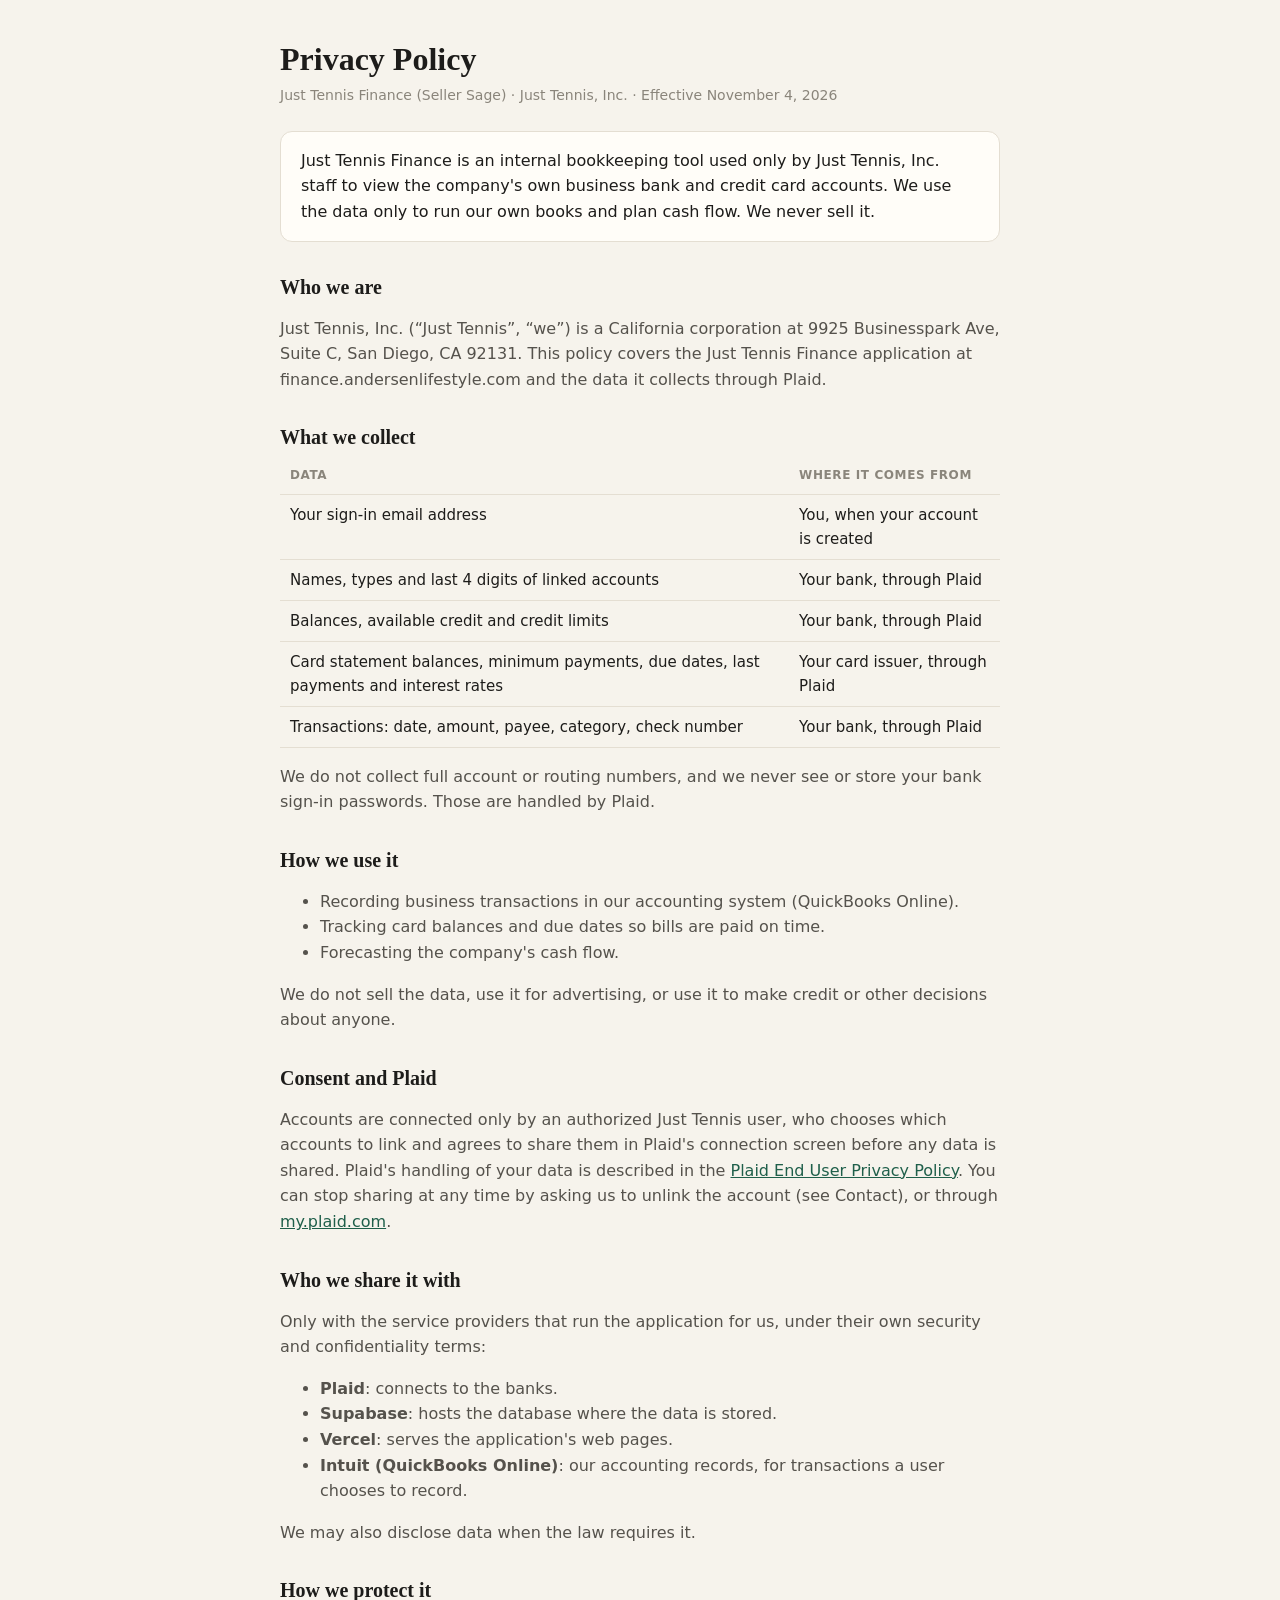
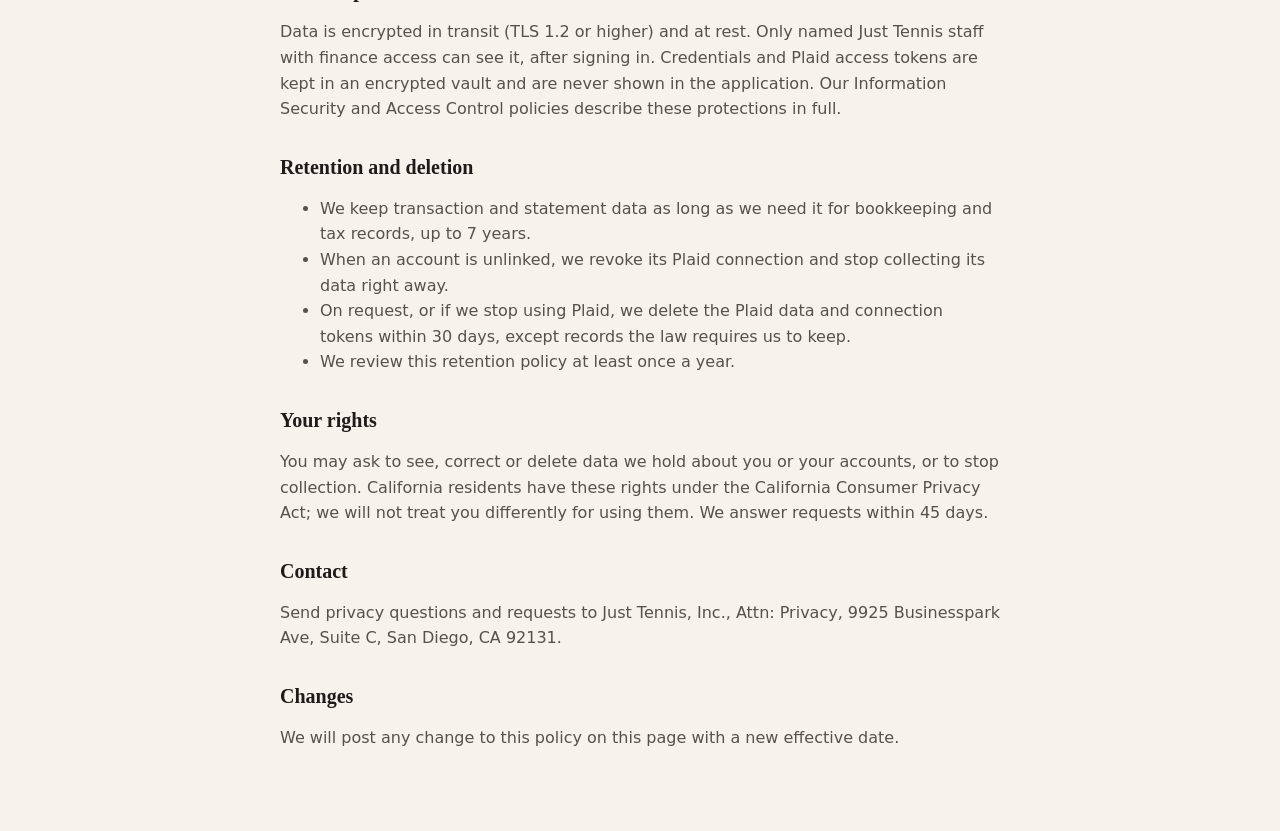
<file: finance/src/privacy.html>
<!doctype html>
<html lang="en">
<head>
<meta charset="utf-8">
<meta name="viewport" content="width=device-width, initial-scale=1">
<title>Privacy Policy · Just Tennis Finance</title>
<style>
:root{--paper:#F6F3EC;--card:#FFFDF8;--ink:#1D1C1A;--ink2:#55524C;--muted:#8A857B;--rule:#E4DED2;--green:#1F5F4A}
@media (prefers-color-scheme:dark){:root{--paper:#151816;--card:#1C201E;--ink:#ECE8DF;--ink2:#C5C0B5;--muted:#8E978F;--rule:#2C322F;--green:#5DB592}}
*{box-sizing:border-box}
body{margin:0;background:var(--paper);color:var(--ink);font:16px/1.6 Inter,system-ui,-apple-system,"Segoe UI",sans-serif}
main{max-width:760px;margin:0 auto;padding:40px 20px 64px}
h1{font:600 32px/1.2 "Source Serif 4",Georgia,serif;margin:0 0 6px}
h2{font:600 20px/1.3 "Source Serif 4",Georgia,serif;margin:32px 0 8px}
.meta{color:var(--muted);font-size:14px;margin-bottom:24px}
p,li{color:var(--ink2)}
a{color:var(--green)}
table{width:100%;border-collapse:collapse;margin:8px 0;font-size:15px}
th,td{text-align:left;padding:8px 10px;border-bottom:1px solid var(--rule);vertical-align:top}
th{color:var(--muted);font-size:12px;text-transform:uppercase;letter-spacing:.05em}
.card{background:var(--card);border:1px solid var(--rule);border-radius:12px;padding:16px 20px;margin:16px 0}
</style>
</head>
<body>
<main>
  <h1>Privacy Policy</h1>
  <div class="meta">Just Tennis Finance (Seller Sage) · Just Tennis, Inc. · Effective November 4, 2026</div>

  <div class="card">Just Tennis Finance is an internal bookkeeping tool used only by Just Tennis, Inc. staff to view the company's own business bank and credit card accounts. We use the data only to run our own books and plan cash flow. We never sell it.</div>

  <h2>Who we are</h2>
  <p>Just Tennis, Inc. (“Just Tennis”, “we”) is a California corporation at 9925 Businesspark Ave, Suite C, San Diego, CA 92131. This policy covers the Just Tennis Finance application at finance.andersenlifestyle.com and the data it collects through Plaid.</p>

  <h2>What we collect</h2>
  <table>
    <thead><tr><th>Data</th><th>Where it comes from</th></tr></thead>
    <tbody>
      <tr><td>Your sign-in email address</td><td>You, when your account is created</td></tr>
      <tr><td>Names, types and last 4 digits of linked accounts</td><td>Your bank, through Plaid</td></tr>
      <tr><td>Balances, available credit and credit limits</td><td>Your bank, through Plaid</td></tr>
      <tr><td>Card statement balances, minimum payments, due dates, last payments and interest rates</td><td>Your card issuer, through Plaid</td></tr>
      <tr><td>Transactions: date, amount, payee, category, check number</td><td>Your bank, through Plaid</td></tr>
    </tbody>
  </table>
  <p>We do not collect full account or routing numbers, and we never see or store your bank sign-in passwords. Those are handled by Plaid.</p>

  <h2>How we use it</h2>
  <ul>
    <li>Recording business transactions in our accounting system (QuickBooks Online).</li>
    <li>Tracking card balances and due dates so bills are paid on time.</li>
    <li>Forecasting the company's cash flow.</li>
  </ul>
  <p>We do not sell the data, use it for advertising, or use it to make credit or other decisions about anyone.</p>

  <h2>Consent and Plaid</h2>
  <p>Accounts are connected only by an authorized Just Tennis user, who chooses which accounts to link and agrees to share them in Plaid's connection screen before any data is shared. Plaid's handling of your data is described in the <a href="https://plaid.com/legal/#end-user-privacy-policy" target="_blank" rel="noopener">Plaid End User Privacy Policy</a>. You can stop sharing at any time by asking us to unlink the account (see Contact), or through <a href="https://my.plaid.com" target="_blank" rel="noopener">my.plaid.com</a>.</p>

  <h2>Who we share it with</h2>
  <p>Only with the service providers that run the application for us, under their own security and confidentiality terms:</p>
  <ul>
    <li><b>Plaid</b>: connects to the banks.</li>
    <li><b>Supabase</b>: hosts the database where the data is stored.</li>
    <li><b>Vercel</b>: serves the application's web pages.</li>
    <li><b>Intuit (QuickBooks Online)</b>: our accounting records, for transactions a user chooses to record.</li>
  </ul>
  <p>We may also disclose data when the law requires it.</p>

  <h2>How we protect it</h2>
  <p>Data is encrypted in transit (TLS 1.2 or higher) and at rest. Only named Just Tennis staff with finance access can see it, after signing in. Credentials and Plaid access tokens are kept in an encrypted vault and are never shown in the application. Our Information Security and Access Control policies describe these protections in full.</p>

  <h2>Retention and deletion</h2>
  <ul>
    <li>We keep transaction and statement data as long as we need it for bookkeeping and tax records, up to 7 years.</li>
    <li>When an account is unlinked, we revoke its Plaid connection and stop collecting its data right away.</li>
    <li>On request, or if we stop using Plaid, we delete the Plaid data and connection tokens within 30 days, except records the law requires us to keep.</li>
    <li>We review this retention policy at least once a year.</li>
  </ul>

  <h2>Your rights</h2>
  <p>You may ask to see, correct or delete data we hold about you or your accounts, or to stop collection. California residents have these rights under the California Consumer Privacy Act; we will not treat you differently for using them. We answer requests within 45 days.</p>

  <h2>Contact</h2>
  <p>Send privacy questions and requests to Just Tennis, Inc., Attn: Privacy, 9925 Businesspark Ave, Suite C, San Diego, CA 92131.</p>

  <h2>Changes</h2>
  <p>We will post any change to this policy on this page with a new effective date.</p>
</main>
</body>
</html>
</file>
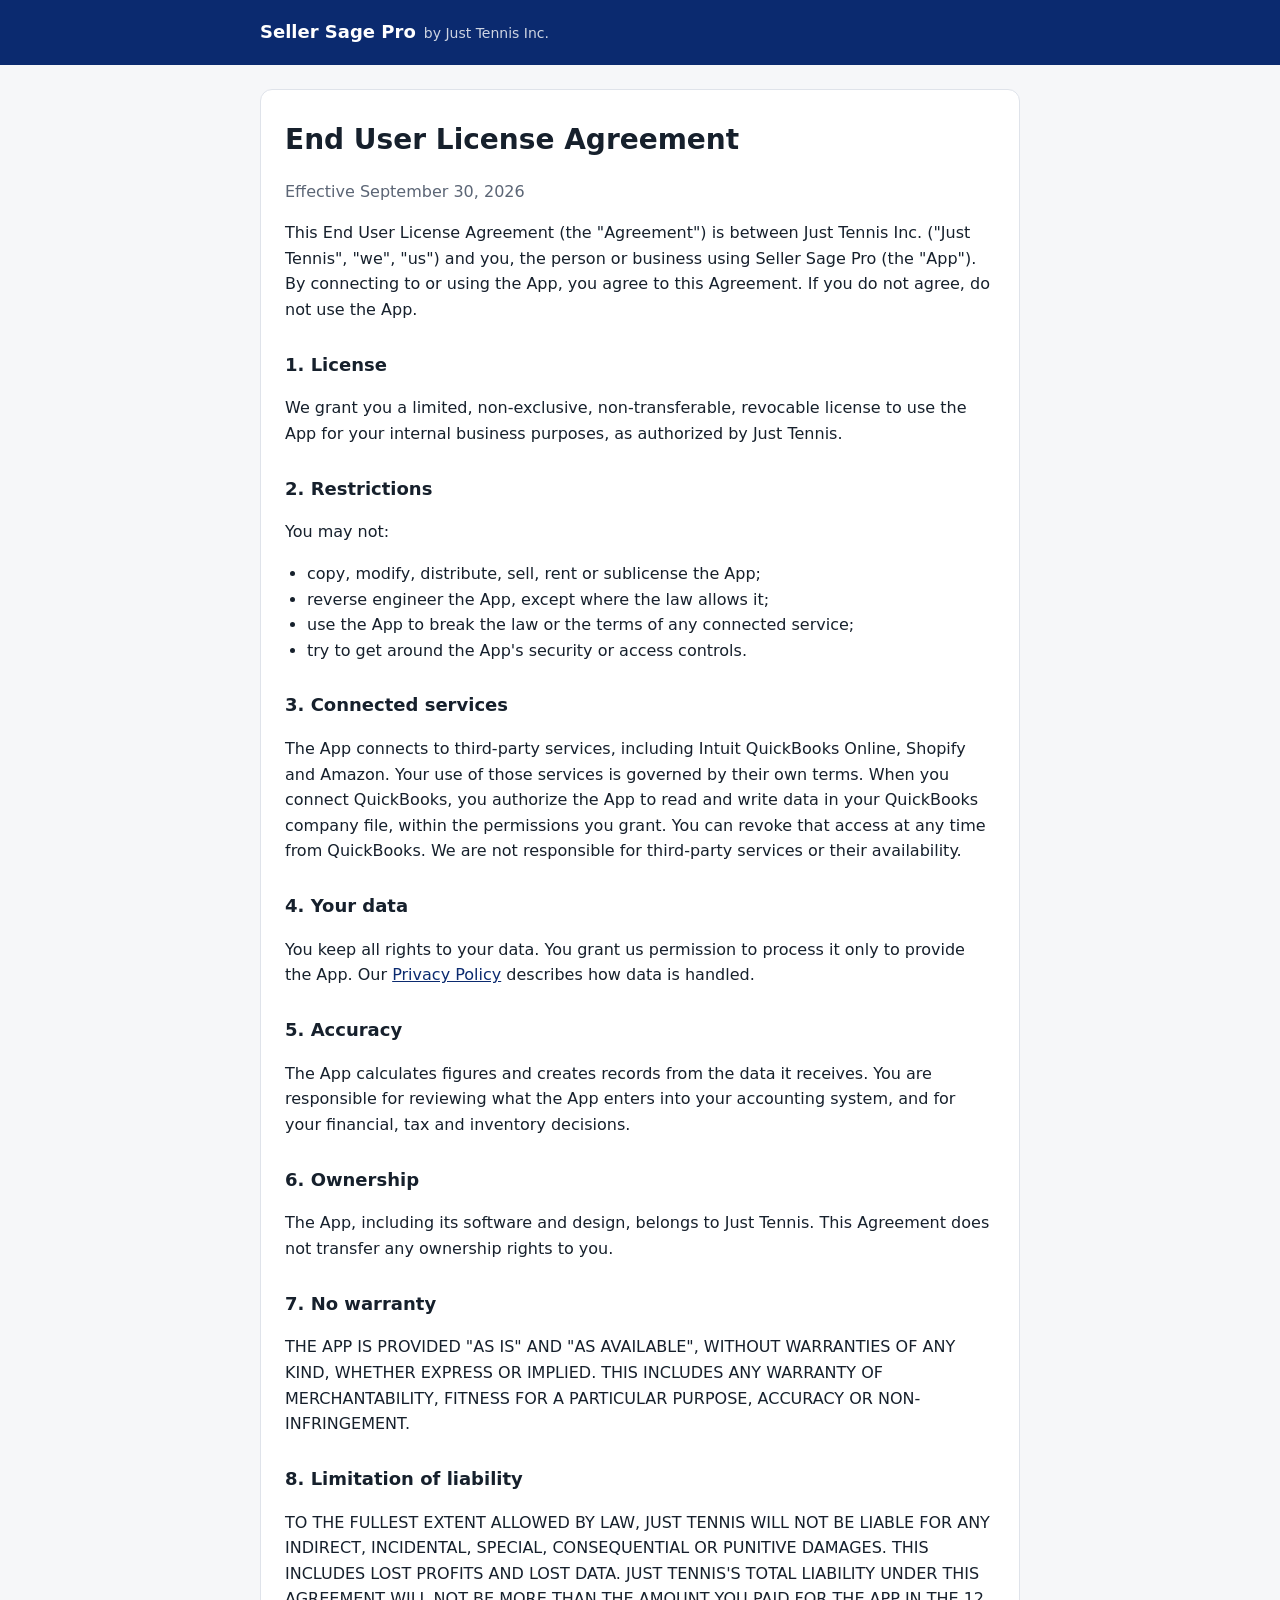
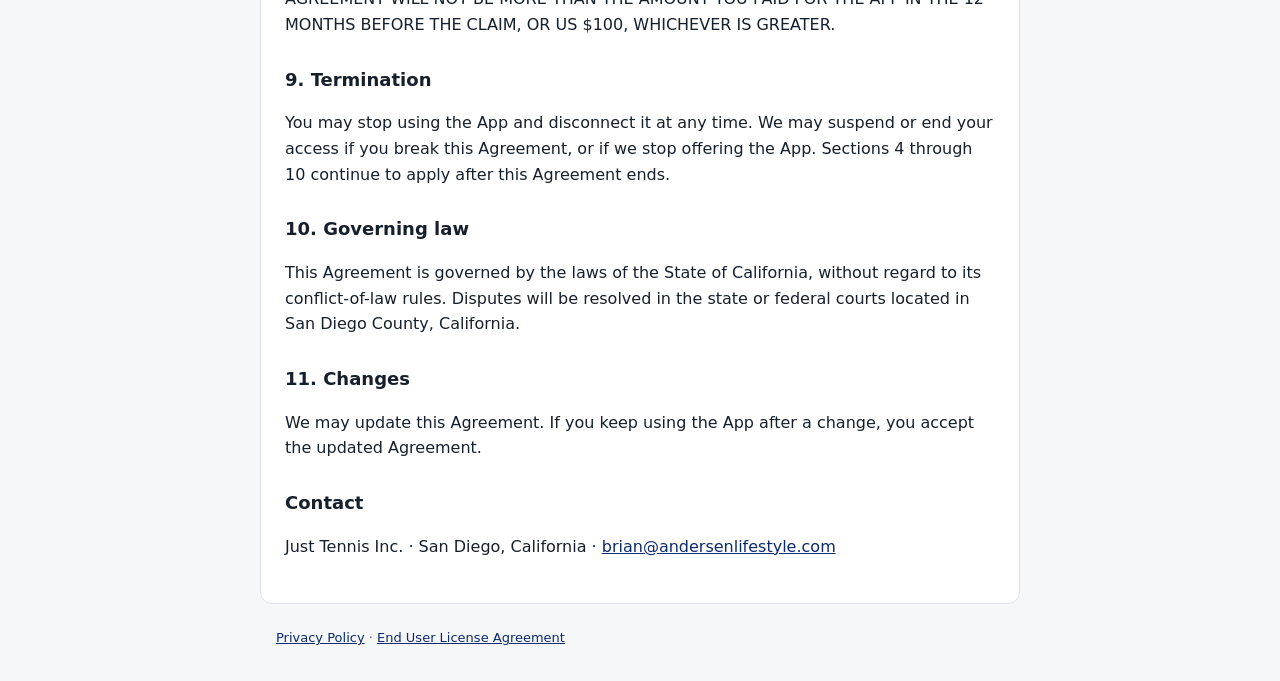
<file: dashboard/src/legal/eula.html>
<!doctype html>
<html lang="en"><head><meta charset="utf-8"><meta name="viewport" content="width=device-width, initial-scale=1">
<title>End User License Agreement · Seller Sage Pro</title><link rel="icon" href="/favicon.svg" type="image/svg+xml">
<style>
:root{--bg:#f6f7f9;--panel:#fff;--ink:#16202c;--muted:#5b6575;--line:#dfe3ea;--brand:#0b2a6f}
@media (prefers-color-scheme:dark){:root{--bg:#0f141b;--panel:#161d27;--ink:#e6eaf0;--muted:#9aa5b5;--line:#273142;--brand:#8fb0ff}}
*{box-sizing:border-box}body{margin:0;background:var(--bg);color:var(--ink);font:16px/1.6 system-ui,-apple-system,"Segoe UI",Roboto,sans-serif}
header{background:#0b2a6f;color:#fff;padding:18px 16px}header .in,main{max-width:760px;margin:0 auto}
header b{font-size:18px}header span{opacity:.8;margin-left:8px;font-size:14px}
main{background:var(--panel);margin:24px auto;padding:28px 24px;border:1px solid var(--line);border-radius:12px}
h1{margin:0 0 4px;font-size:28px}h2{font-size:18px;margin:28px 0 6px}.muted{color:var(--muted)}a{color:var(--brand)}
ul{padding-left:22px}footer{max-width:760px;margin:0 auto 32px;padding:0 16px;color:var(--muted);font-size:13px}
@media (max-width:600px){main{margin:16px;padding:20px 16px}}
</style></head><body><header><div class="in"><b>Seller Sage Pro</b><span>by Just Tennis Inc.</span></div></header><main>
<h1>End User License Agreement</h1><p class="muted">Effective September 30, 2026</p>
<p>This End User License Agreement (the "Agreement") is between Just Tennis Inc. ("Just Tennis", "we", "us") and you, the person or business using Seller Sage Pro (the "App"). By connecting to or using the App, you agree to this Agreement. If you do not agree, do not use the App.</p>

<h2>1. License</h2>
<p>We grant you a limited, non-exclusive, non-transferable, revocable license to use the App for your internal business purposes, as authorized by Just Tennis.</p>

<h2>2. Restrictions</h2>
<p>You may not:</p>
<ul>
<li>copy, modify, distribute, sell, rent or sublicense the App;</li>
<li>reverse engineer the App, except where the law allows it;</li>
<li>use the App to break the law or the terms of any connected service;</li>
<li>try to get around the App's security or access controls.</li>
</ul>

<h2>3. Connected services</h2>
<p>The App connects to third-party services, including Intuit QuickBooks Online, Shopify and Amazon. Your use of those services is governed by their own terms. When you connect QuickBooks, you authorize the App to read and write data in your QuickBooks company file, within the permissions you grant. You can revoke that access at any time from QuickBooks. We are not responsible for third-party services or their availability.</p>

<h2>4. Your data</h2>
<p>You keep all rights to your data. You grant us permission to process it only to provide the App. Our <a href="/privacy">Privacy Policy</a> describes how data is handled.</p>

<h2>5. Accuracy</h2>
<p>The App calculates figures and creates records from the data it receives. You are responsible for reviewing what the App enters into your accounting system, and for your financial, tax and inventory decisions.</p>

<h2>6. Ownership</h2>
<p>The App, including its software and design, belongs to Just Tennis. This Agreement does not transfer any ownership rights to you.</p>

<h2>7. No warranty</h2>
<p>THE APP IS PROVIDED "AS IS" AND "AS AVAILABLE", WITHOUT WARRANTIES OF ANY KIND, WHETHER EXPRESS OR IMPLIED. THIS INCLUDES ANY WARRANTY OF MERCHANTABILITY, FITNESS FOR A PARTICULAR PURPOSE, ACCURACY OR NON-INFRINGEMENT.</p>

<h2>8. Limitation of liability</h2>
<p>TO THE FULLEST EXTENT ALLOWED BY LAW, JUST TENNIS WILL NOT BE LIABLE FOR ANY INDIRECT, INCIDENTAL, SPECIAL, CONSEQUENTIAL OR PUNITIVE DAMAGES. THIS INCLUDES LOST PROFITS AND LOST DATA. JUST TENNIS'S TOTAL LIABILITY UNDER THIS AGREEMENT WILL NOT BE MORE THAN THE AMOUNT YOU PAID FOR THE APP IN THE 12 MONTHS BEFORE THE CLAIM, OR US $100, WHICHEVER IS GREATER.</p>

<h2>9. Termination</h2>
<p>You may stop using the App and disconnect it at any time. We may suspend or end your access if you break this Agreement, or if we stop offering the App. Sections 4 through 10 continue to apply after this Agreement ends.</p>

<h2>10. Governing law</h2>
<p>This Agreement is governed by the laws of the State of California, without regard to its conflict-of-law rules. Disputes will be resolved in the state or federal courts located in San Diego County, California.</p>

<h2>11. Changes</h2>
<p>We may update this Agreement. If you keep using the App after a change, you accept the updated Agreement.</p>

<h2>Contact</h2>
<p>Just Tennis Inc. · San Diego, California · <a href="mailto:brian@andersenlifestyle.com">brian@andersenlifestyle.com</a></p>
</main><footer><a href="/privacy">Privacy Policy</a> · <a href="/eula">End User License Agreement</a></footer></body></html>
</file>
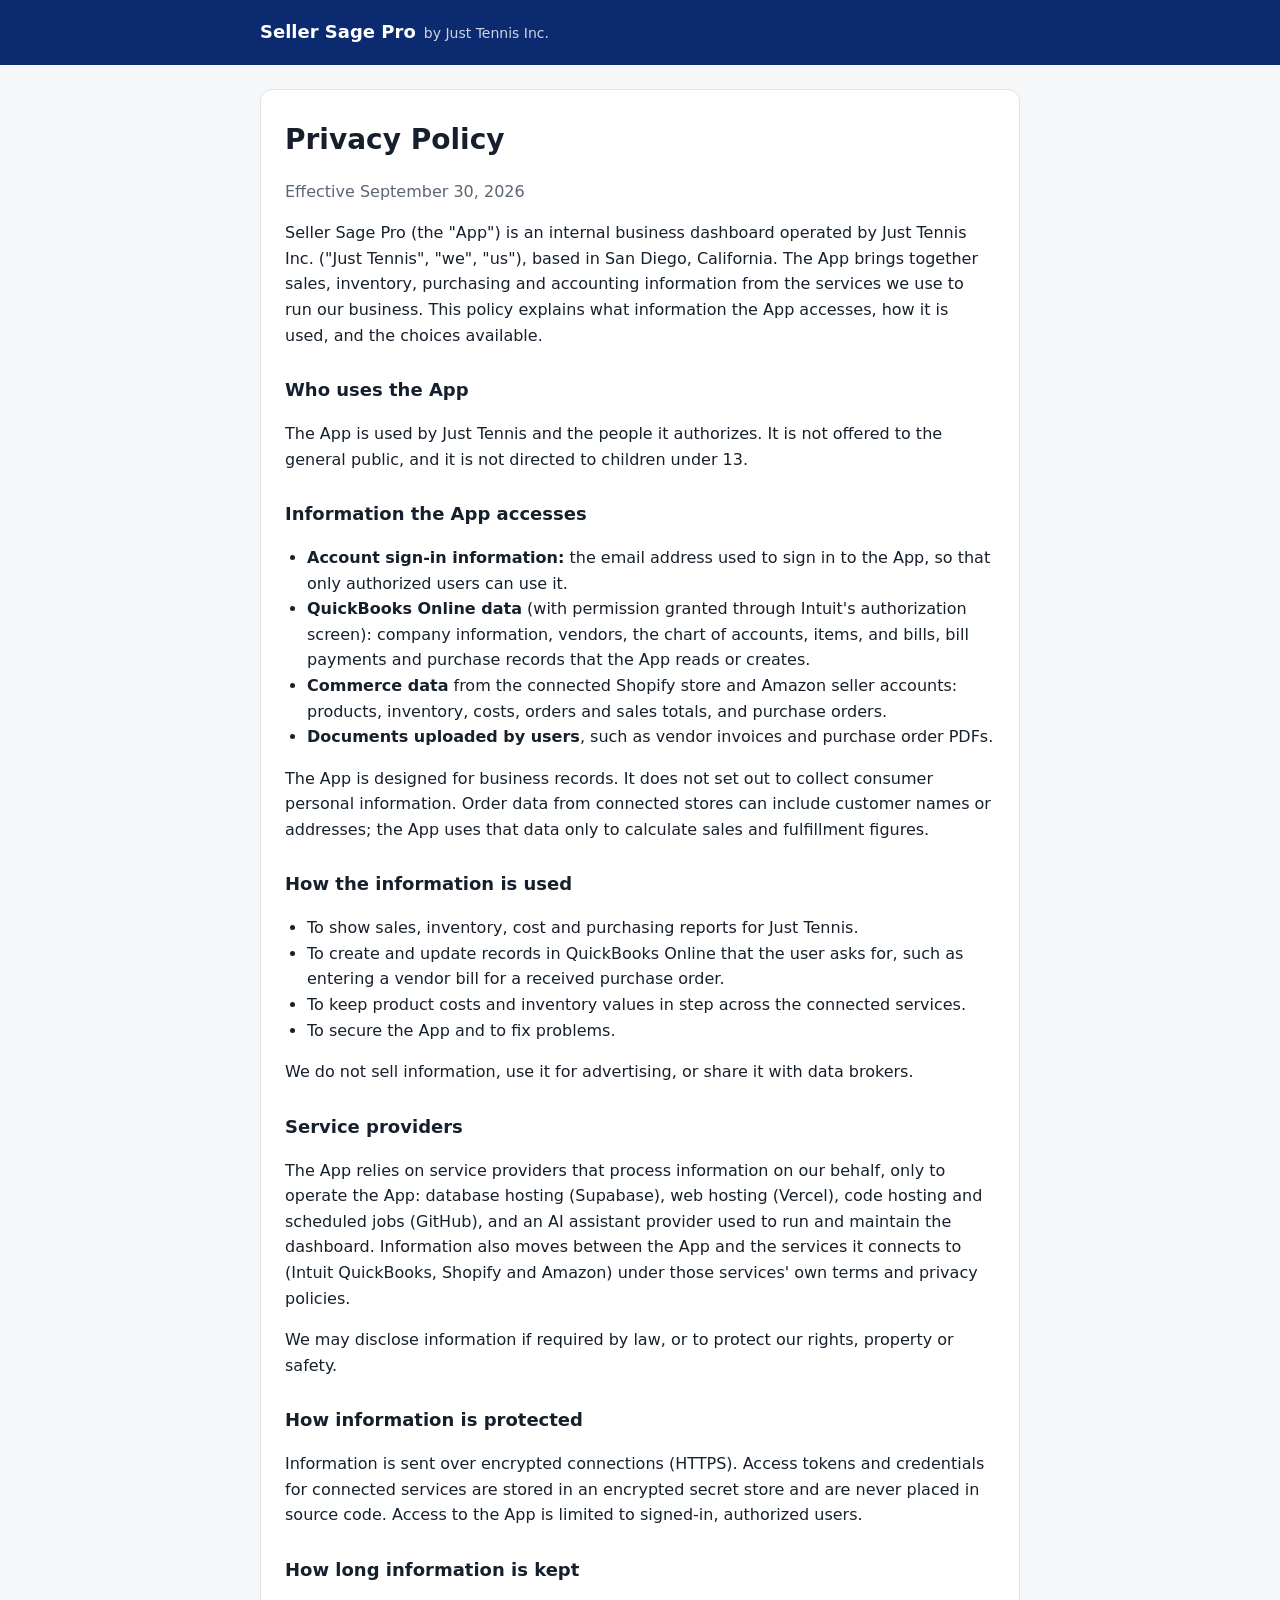
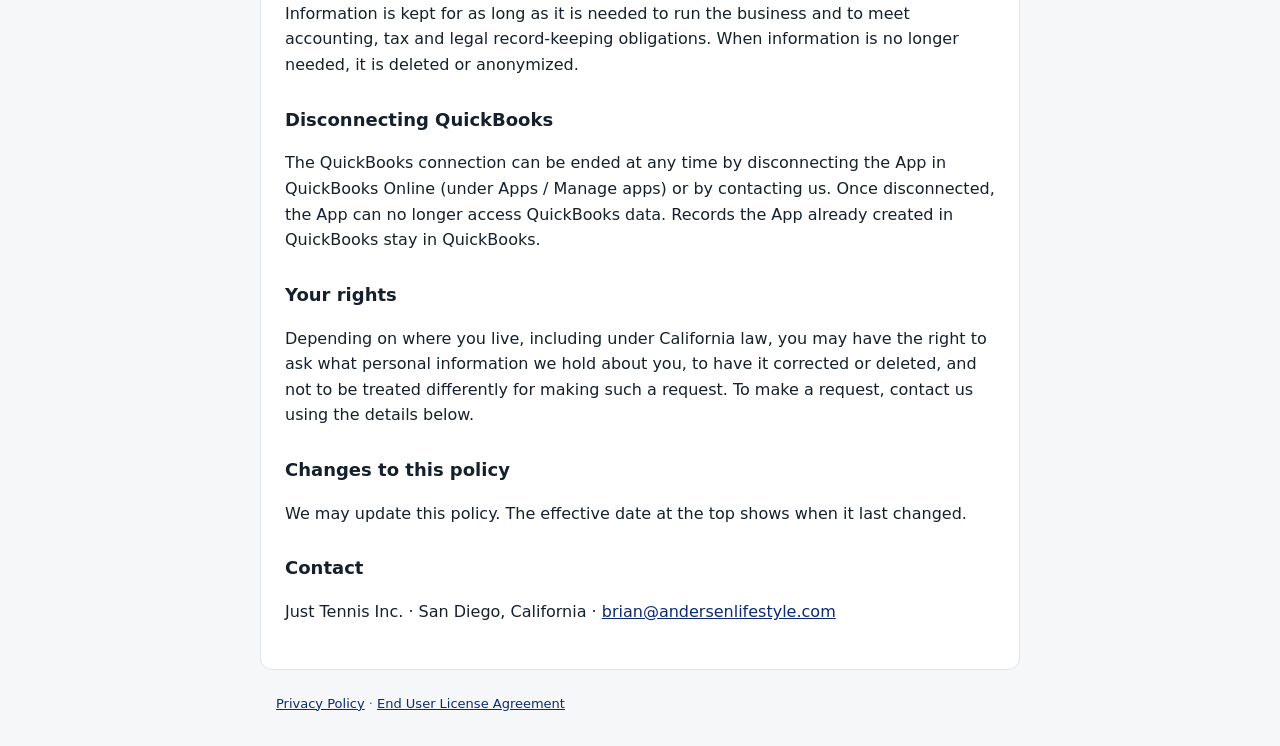
<file: dashboard/src/legal/privacy.html>
<!doctype html>
<html lang="en"><head><meta charset="utf-8"><meta name="viewport" content="width=device-width, initial-scale=1">
<title>Privacy Policy · Seller Sage Pro</title><link rel="icon" href="/favicon.svg" type="image/svg+xml">
<style>
:root{--bg:#f6f7f9;--panel:#fff;--ink:#16202c;--muted:#5b6575;--line:#dfe3ea;--brand:#0b2a6f}
@media (prefers-color-scheme:dark){:root{--bg:#0f141b;--panel:#161d27;--ink:#e6eaf0;--muted:#9aa5b5;--line:#273142;--brand:#8fb0ff}}
*{box-sizing:border-box}body{margin:0;background:var(--bg);color:var(--ink);font:16px/1.6 system-ui,-apple-system,"Segoe UI",Roboto,sans-serif}
header{background:#0b2a6f;color:#fff;padding:18px 16px}header .in,main{max-width:760px;margin:0 auto}
header b{font-size:18px}header span{opacity:.8;margin-left:8px;font-size:14px}
main{background:var(--panel);margin:24px auto;padding:28px 24px;border:1px solid var(--line);border-radius:12px}
h1{margin:0 0 4px;font-size:28px}h2{font-size:18px;margin:28px 0 6px}.muted{color:var(--muted)}a{color:var(--brand)}
ul{padding-left:22px}footer{max-width:760px;margin:0 auto 32px;padding:0 16px;color:var(--muted);font-size:13px}
@media (max-width:600px){main{margin:16px;padding:20px 16px}}
</style></head><body><header><div class="in"><b>Seller Sage Pro</b><span>by Just Tennis Inc.</span></div></header><main>
<h1>Privacy Policy</h1><p class="muted">Effective September 30, 2026</p>
<p>Seller Sage Pro (the "App") is an internal business dashboard operated by Just Tennis Inc. ("Just Tennis", "we", "us"), based in San Diego, California. The App brings together sales, inventory, purchasing and accounting information from the services we use to run our business. This policy explains what information the App accesses, how it is used, and the choices available.</p>

<h2>Who uses the App</h2>
<p>The App is used by Just Tennis and the people it authorizes. It is not offered to the general public, and it is not directed to children under 13.</p>

<h2>Information the App accesses</h2>
<ul>
<li><b>Account sign-in information:</b> the email address used to sign in to the App, so that only authorized users can use it.</li>
<li><b>QuickBooks Online data</b> (with permission granted through Intuit's authorization screen): company information, vendors, the chart of accounts, items, and bills, bill payments and purchase records that the App reads or creates.</li>
<li><b>Commerce data</b> from the connected Shopify store and Amazon seller accounts: products, inventory, costs, orders and sales totals, and purchase orders.</li>
<li><b>Documents uploaded by users</b>, such as vendor invoices and purchase order PDFs.</li>
</ul>
<p>The App is designed for business records. It does not set out to collect consumer personal information. Order data from connected stores can include customer names or addresses; the App uses that data only to calculate sales and fulfillment figures.</p>

<h2>How the information is used</h2>
<ul>
<li>To show sales, inventory, cost and purchasing reports for Just Tennis.</li>
<li>To create and update records in QuickBooks Online that the user asks for, such as entering a vendor bill for a received purchase order.</li>
<li>To keep product costs and inventory values in step across the connected services.</li>
<li>To secure the App and to fix problems.</li>
</ul>
<p>We do not sell information, use it for advertising, or share it with data brokers.</p>

<h2>Service providers</h2>
<p>The App relies on service providers that process information on our behalf, only to operate the App: database hosting (Supabase), web hosting (Vercel), code hosting and scheduled jobs (GitHub), and an AI assistant provider used to run and maintain the dashboard. Information also moves between the App and the services it connects to (Intuit QuickBooks, Shopify and Amazon) under those services' own terms and privacy policies.</p>
<p>We may disclose information if required by law, or to protect our rights, property or safety.</p>

<h2>How information is protected</h2>
<p>Information is sent over encrypted connections (HTTPS). Access tokens and credentials for connected services are stored in an encrypted secret store and are never placed in source code. Access to the App is limited to signed-in, authorized users.</p>

<h2>How long information is kept</h2>
<p>Information is kept for as long as it is needed to run the business and to meet accounting, tax and legal record-keeping obligations. When information is no longer needed, it is deleted or anonymized.</p>

<h2>Disconnecting QuickBooks</h2>
<p>The QuickBooks connection can be ended at any time by disconnecting the App in QuickBooks Online (under Apps / Manage apps) or by contacting us. Once disconnected, the App can no longer access QuickBooks data. Records the App already created in QuickBooks stay in QuickBooks.</p>

<h2>Your rights</h2>
<p>Depending on where you live, including under California law, you may have the right to ask what personal information we hold about you, to have it corrected or deleted, and not to be treated differently for making such a request. To make a request, contact us using the details below.</p>

<h2>Changes to this policy</h2>
<p>We may update this policy. The effective date at the top shows when it last changed.</p>

<h2>Contact</h2>
<p>Just Tennis Inc. · San Diego, California · <a href="mailto:brian@andersenlifestyle.com">brian@andersenlifestyle.com</a></p>
</main><footer><a href="/privacy">Privacy Policy</a> · <a href="/eula">End User License Agreement</a></footer></body></html>
</file>
